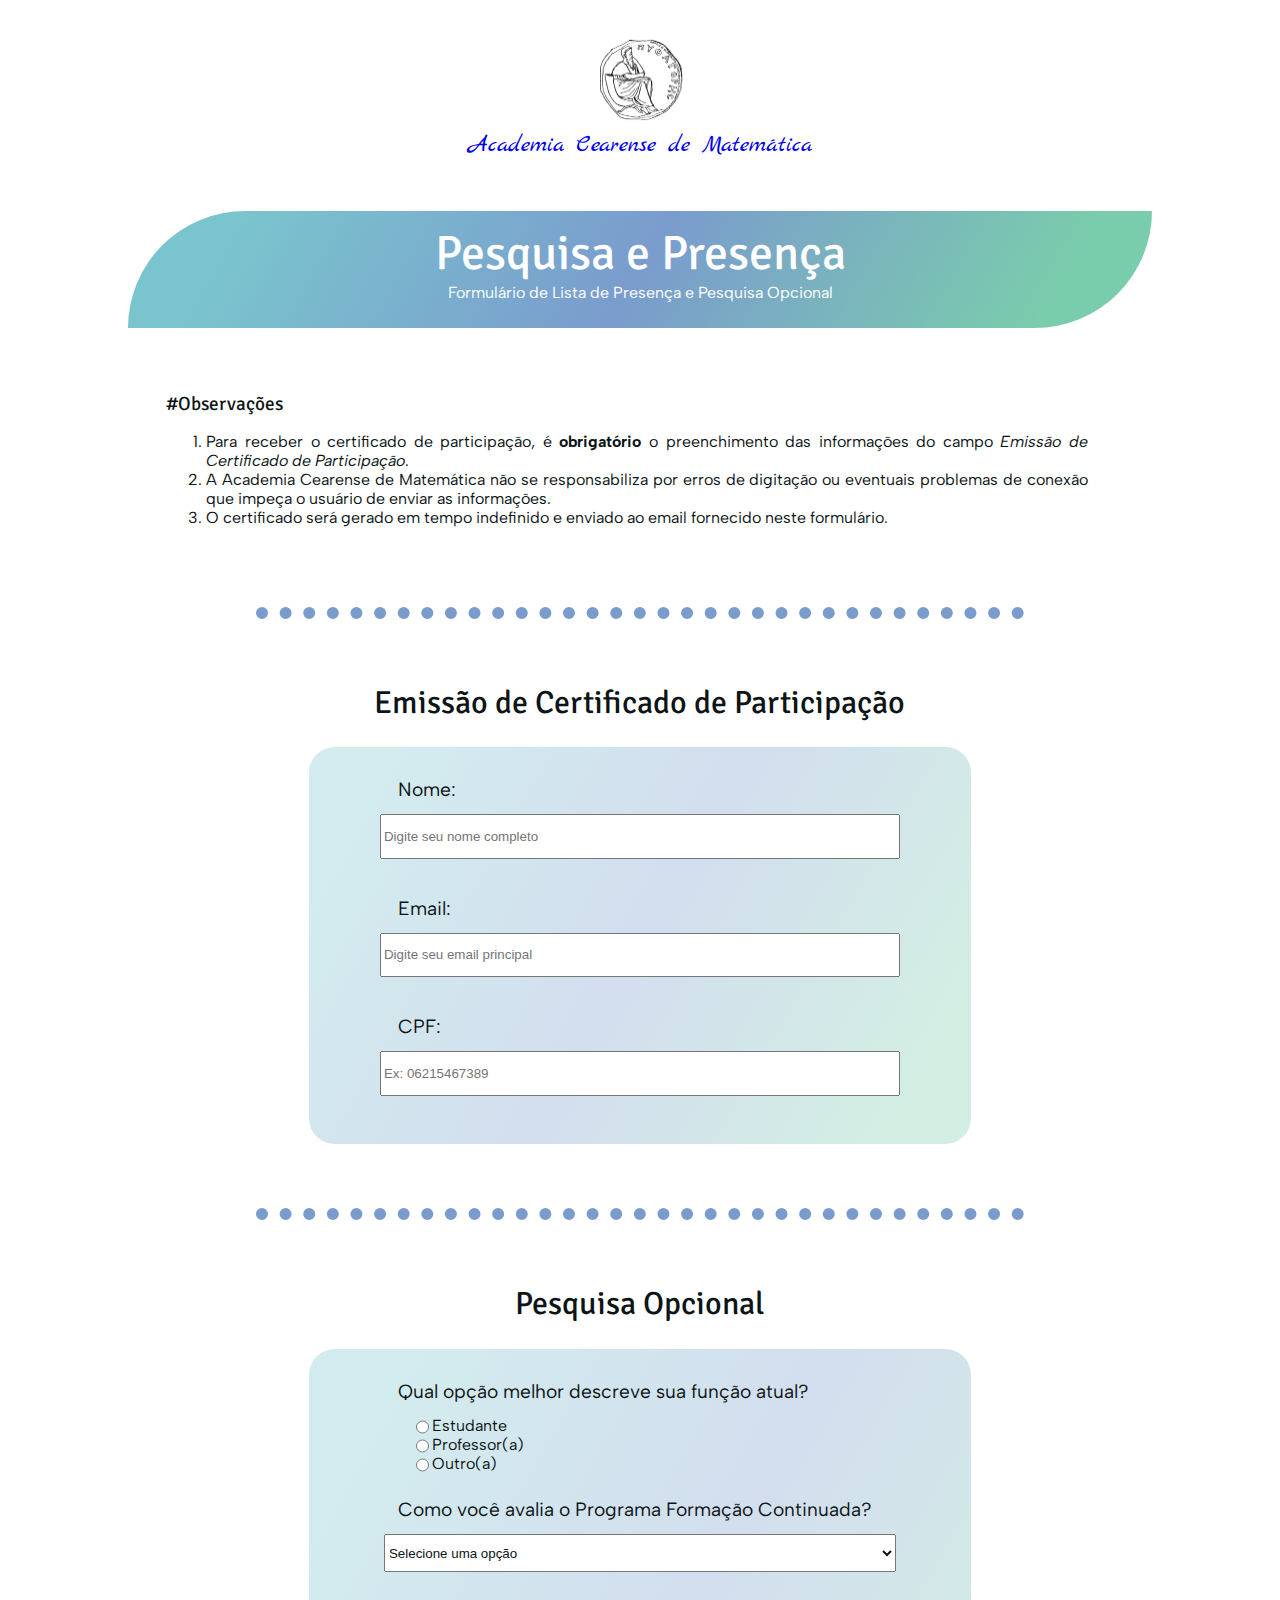
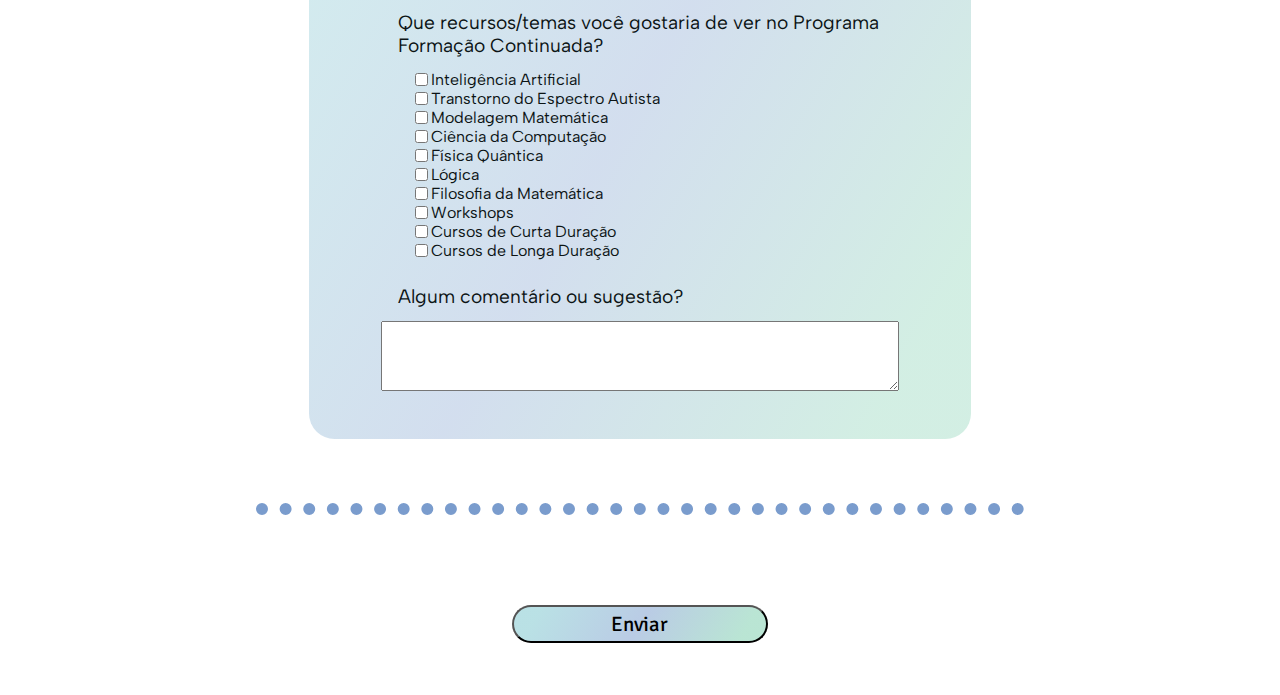
<file: projects/responsive-web-design/survey-form/page.html>
<!DOCTYPE html>
<html lang="pt-BR">
  <head>
    <meta charset="utf-8">
    <meta name="viewport" content="width=device-width, initial-scale=1.0">
    <title>Formulário de Pesquisa e Presença - ACM</title>
    <link rel="stylesheet" href="src/page.css">
  </head>
  <body>
    <div id="container">
      <header>
        <a href="https://acm-itea.org/" id="acm-link" target="_blank">
          <figure id="logo-div">
            <img src="src/img/pythagoras.png" id="logo" />
            <figcaption id="acm-text">Academia Cearense de Matemática</figcaption>
          </figure>
        </a>
      </header>
      <main>
        <div id="title-group">
          <h1 id="title">Pesquisa e Presença</h1>
          <p id="description">Formulário de Lista de Presença e Pesquisa Opcional</p>
        </div>
        <div id="sub-container">
          <section id="observations">
            <span>#Observações</span>
            <ul>
              <li>
                Para receber o certificado de participação, é <strong>obrigatório</strong>
                o preenchimento das informações do campo
                <em>Emissão de Certificado de Participação</em>.
              </li>
              <li>
                A Academia Cearense de Matemática não se responsabiliza por erros de digitação ou
                eventuais problemas de conexão que impeça o usuário de enviar as informações.
              </li>
              <li>
                O certificado será gerado em tempo indefinido e enviado ao email fornecido neste formulário.
              </li>
            </ul>
          </section>
          <div class="divider"></div>
          <form id="survey-form" action="#" target="_blank">
            <label for="required-data" class="field-label">
              Emissão de Certificado de Participação
            </label>
            <fieldset id="required-data" class="field">
              <div class="field-grouping">
                <label for="name" id="name-label"
                  class="subfield-label"
                >Nome:</label>
                <input type="text"
                  id="name"
                  name="name"
                  class="input-field"
                  placeholder="Digite seu nome completo" required />
              </div>
              <div class="field-grouping">
                <label for="email" id="email-label"
                  class="subfield-label"
                  >Email:</label>
                <input type="email"
                id="email"
                name="email"
                class="input-field"
                placeholder="Digite seu email principal" required />
              </div>
              <div class="field-grouping">
                <label for="nummber" id="number-label"
                  class="subfield-label"
                  >CPF:</label>
                <input type="number"
                  id="number"
                  name="number"
                  class="input-field"
                  min="0" max="99999999999"
                  placeholder="Ex: 06215467389" />
              </div>
            </fieldset>
            <div class="divider"></div>
            <label for="optional-data" class="field-label">
              Pesquisa Opcional
            </label>
            <fieldset id="optional-data"  class="field">
              <div class="field-grouping">
                <label for="occupation" id="occupation-label"
                  class="subfield-label"
                >
                  Qual opção melhor descreve sua função atual?
                </label>
                <div id="occupation" class="list-options">
                  <div class="option-grouping">
                    <input
                      type="radio"
                      name="occupation"
                      value="estudante"
                    /> Estudante
                  </div>
                  <div class="option-grouping">
                    <input
                      type="radio"
                      name="occupation"
                      value="professor"
                    /> Professor(a)
                  </div>
                  <div class="option-grouping">
                    <input
                      type="radio"
                      name="occupation"
                      value="other"
                    /> Outro(a)
                  </div>
                </div>
              </div>
              <div class="field-grouping">
                <label for="dropdown" id="dropdown-label"
                  class="subfield-label"
                >
                  Como você avalia o Programa Formação Continuada?
                </label>
                <select
                  id="dropdown"
                  name="dropdown"
                  class="input-field"
                   />
                  <option selected disabled value="0">Selecione uma opção</option>
                  <option value="1">Excelente</option>
                  <option value="2">Bom</option>
                  <option value="3">Neutro</option>
                  <option value="4">Ruim</option>
                  <option value="5">Péssimo</option>
                </select>
              </div>
              <div class="field-grouping">
                <label for="features" id="features-label"
                  class="subfield-label"
                >
                  Que recursos/temas você gostaria de ver no Programa Formação Continuada?
                </label>
                <div id="features"  class="list-options">
                  <div class="option-grouping">
                    <input
                      type="checkbox"
                      name="features"
                      value="ai"
                    /> Inteligência Artificial
                  </div>
                  <div class="option-grouping">
                    <input
                      type="checkbox"
                      name="features"
                      value="tea"
                    /> Transtorno do Espectro Autista
                  </div>
                  <div class="option-grouping">
                    <input
                      type="checkbox"
                      name="features"
                      value="modelagem"
                    /> Modelagem Matemática
                  </div>
                  <div class="option-grouping">
                    <input
                      type="checkbox"
                      name="features"
                      value="computacao"
                    /> Ciência da Computação
                  </div>
                  <div class="option-grouping">
                    <input
                      type="checkbox"
                      name="features"
                      value="quantum"
                    /> Física Quântica
                  </div>
                  <div class="option-grouping">
                    <input
                      type="checkbox"
                      name="features"
                      value="logica"
                    /> Lógica
                  </div>
                  <div class="option-grouping">
                    <input
                      type="checkbox"
                      name="features"
                      value="filosofia"
                    /> Filosofia da Matemática
                  </div>
                  <div class="option-grouping">
                    <input
                      type="checkbox"
                      name="features"
                      value="workshops"
                    /> Workshops
                  </div>
                  <div class="option-grouping">
                    <input
                      type="checkbox"
                      name="features"
                      value="cursos-curta"
                    /> Cursos de Curta Duração
                  </div>
                  <div class="option-grouping">
                    <input
                      type="checkbox"
                      name="features"
                      value="cursos-longa"
                    /> Cursos de Longa Duração
                  </div>
                </div>
              </div>
              <div class="field-grouping">
                <label for="comments" id="comments-label"
                  class="subfield-label">
                  Algum comentário ou sugestão?
                </label>
                <textarea
                  placeholder="Deixe aqui seus elogios ao palestrante, se desejar"
                  id="comments"
                  >
                </textarea>
              </div>
            </fieldset>
            <div class="divider"></div>
            <input type="submit" id="submit" value="Enviar" />
          </form>
        </div>
      </main>
    </div>
  </body>
</html>
</file>
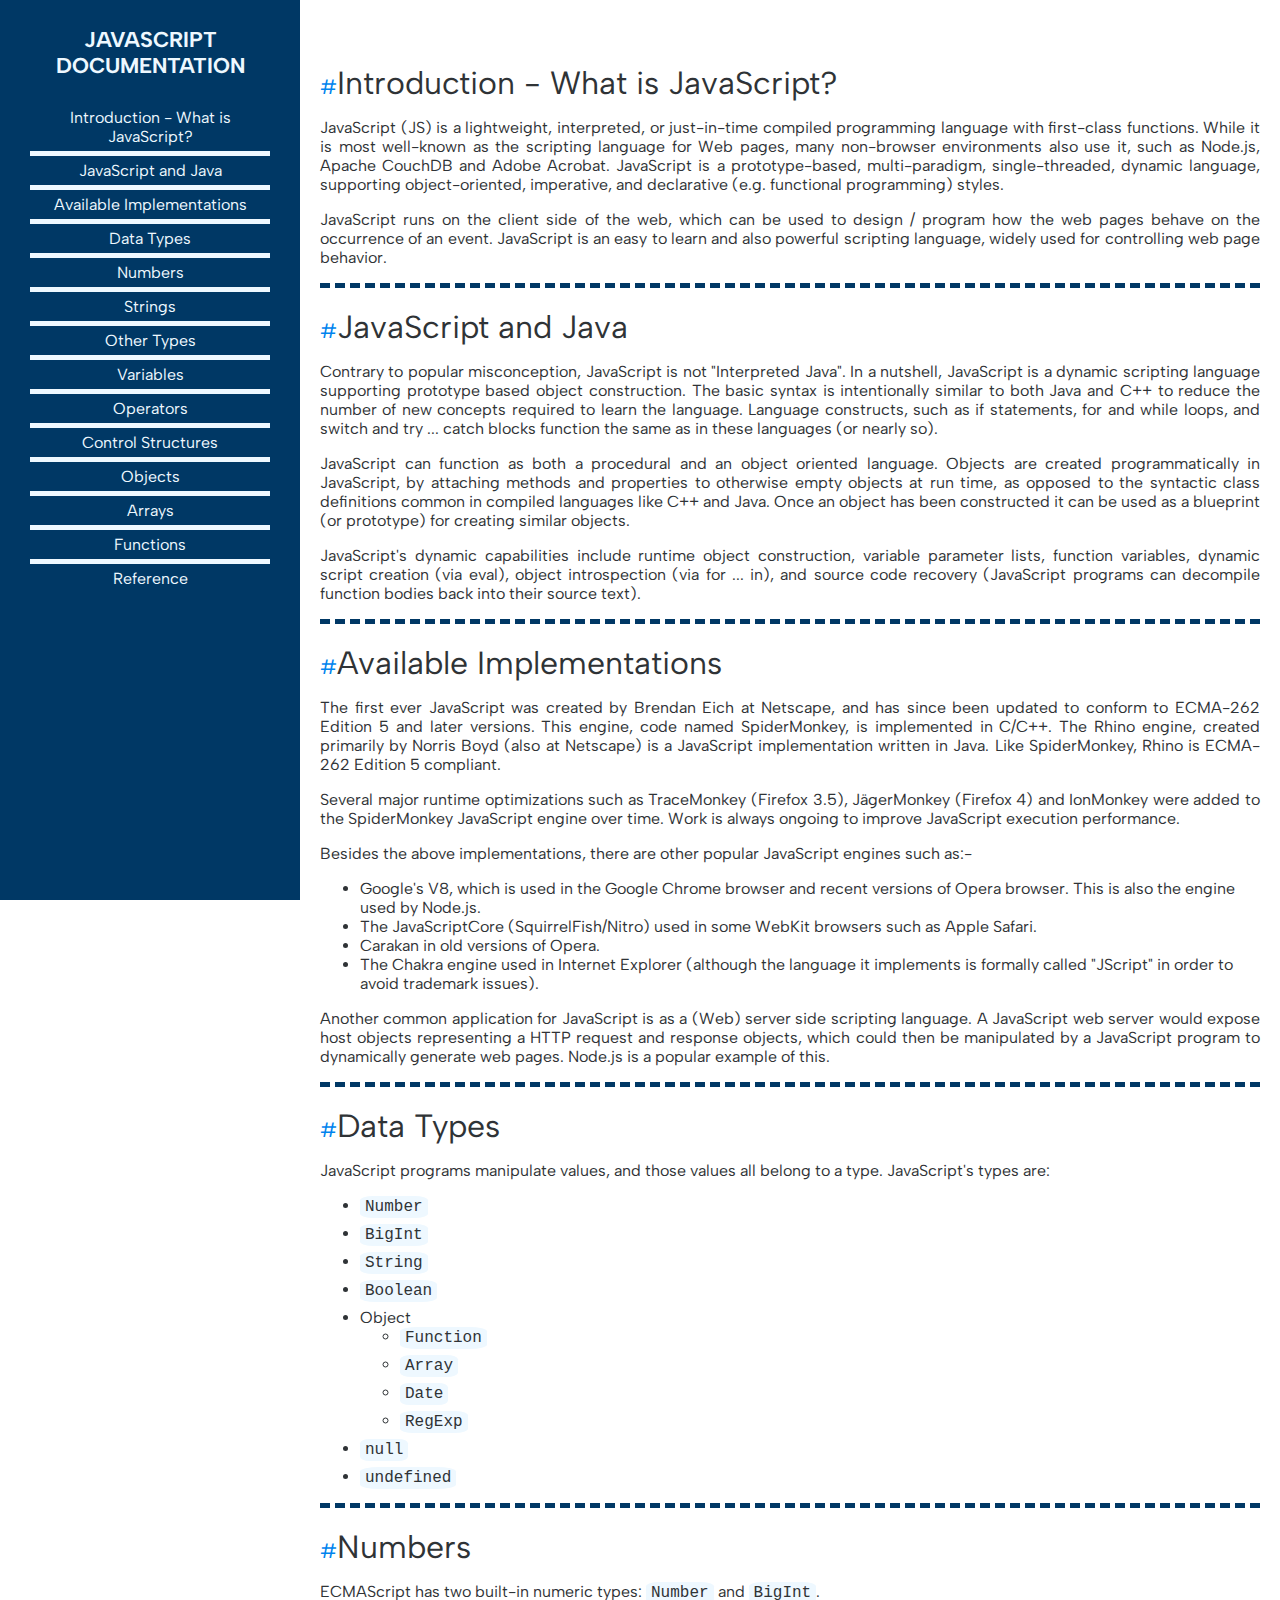
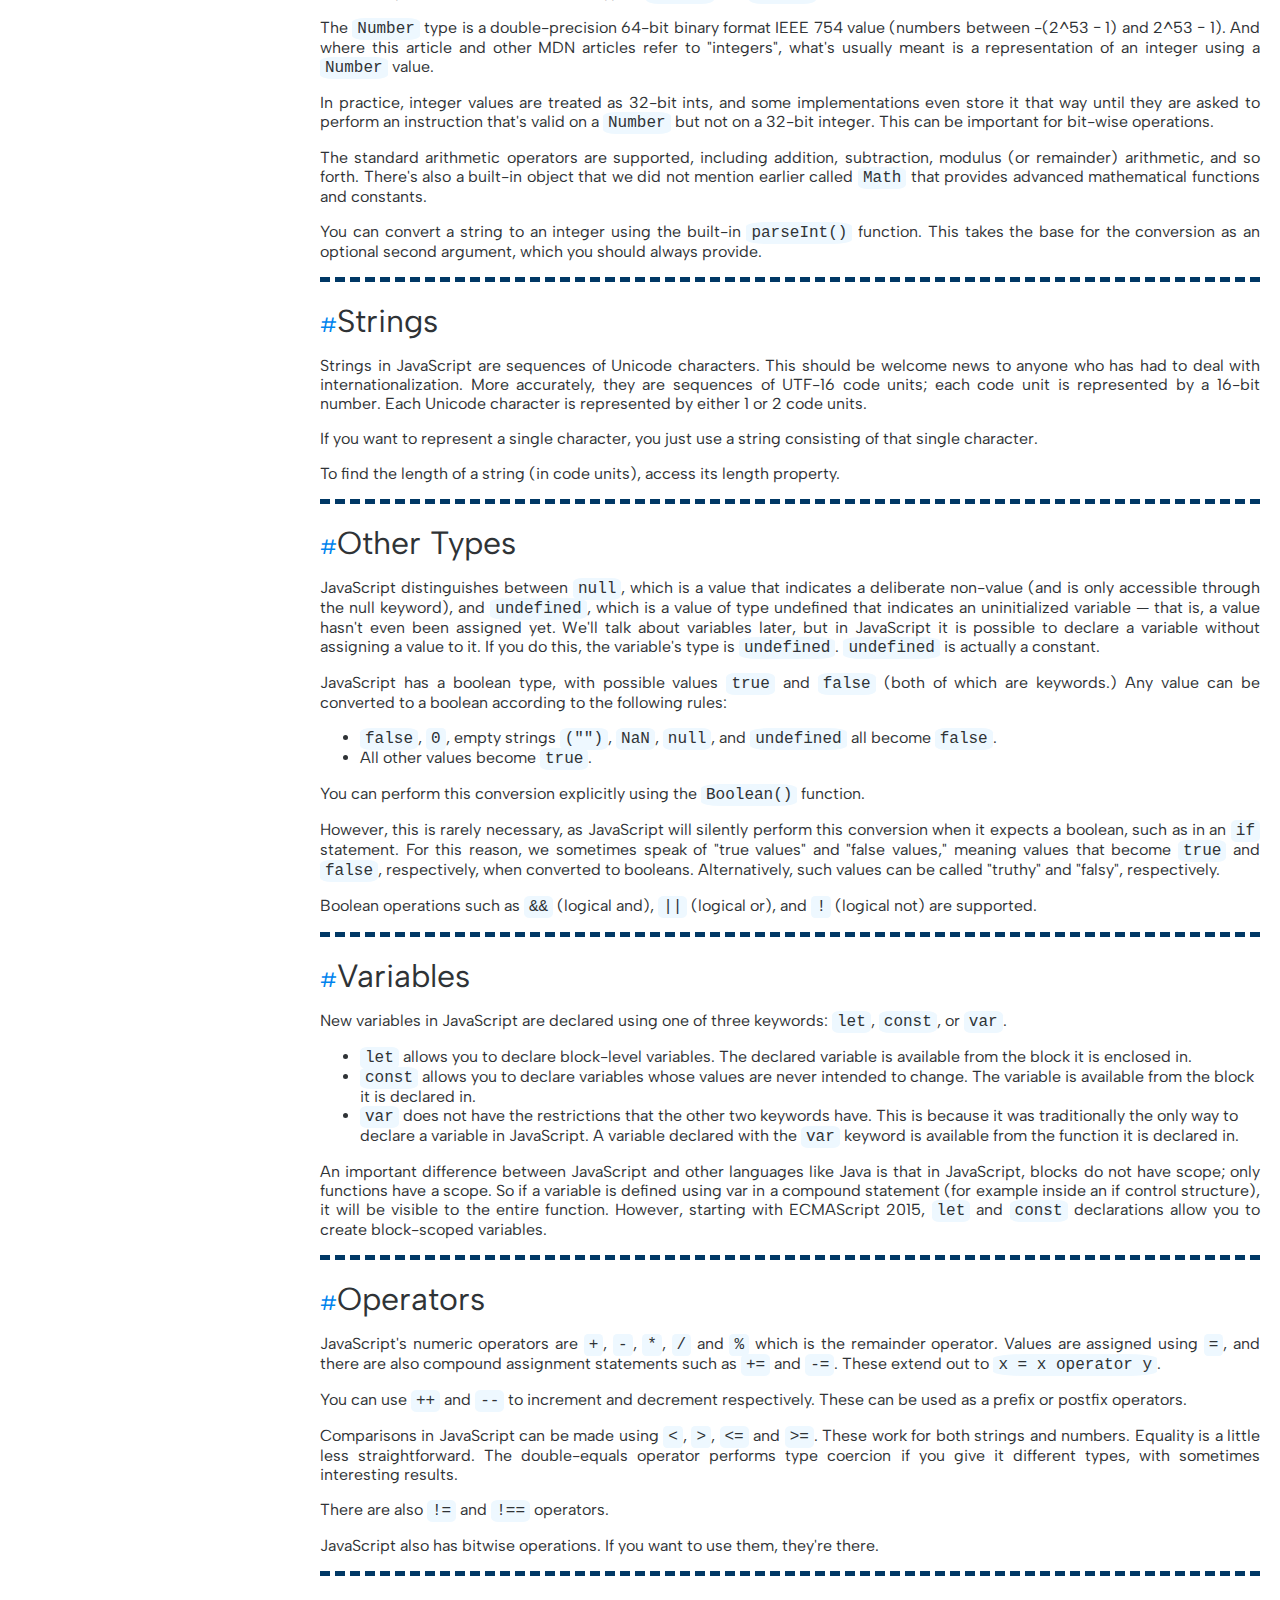
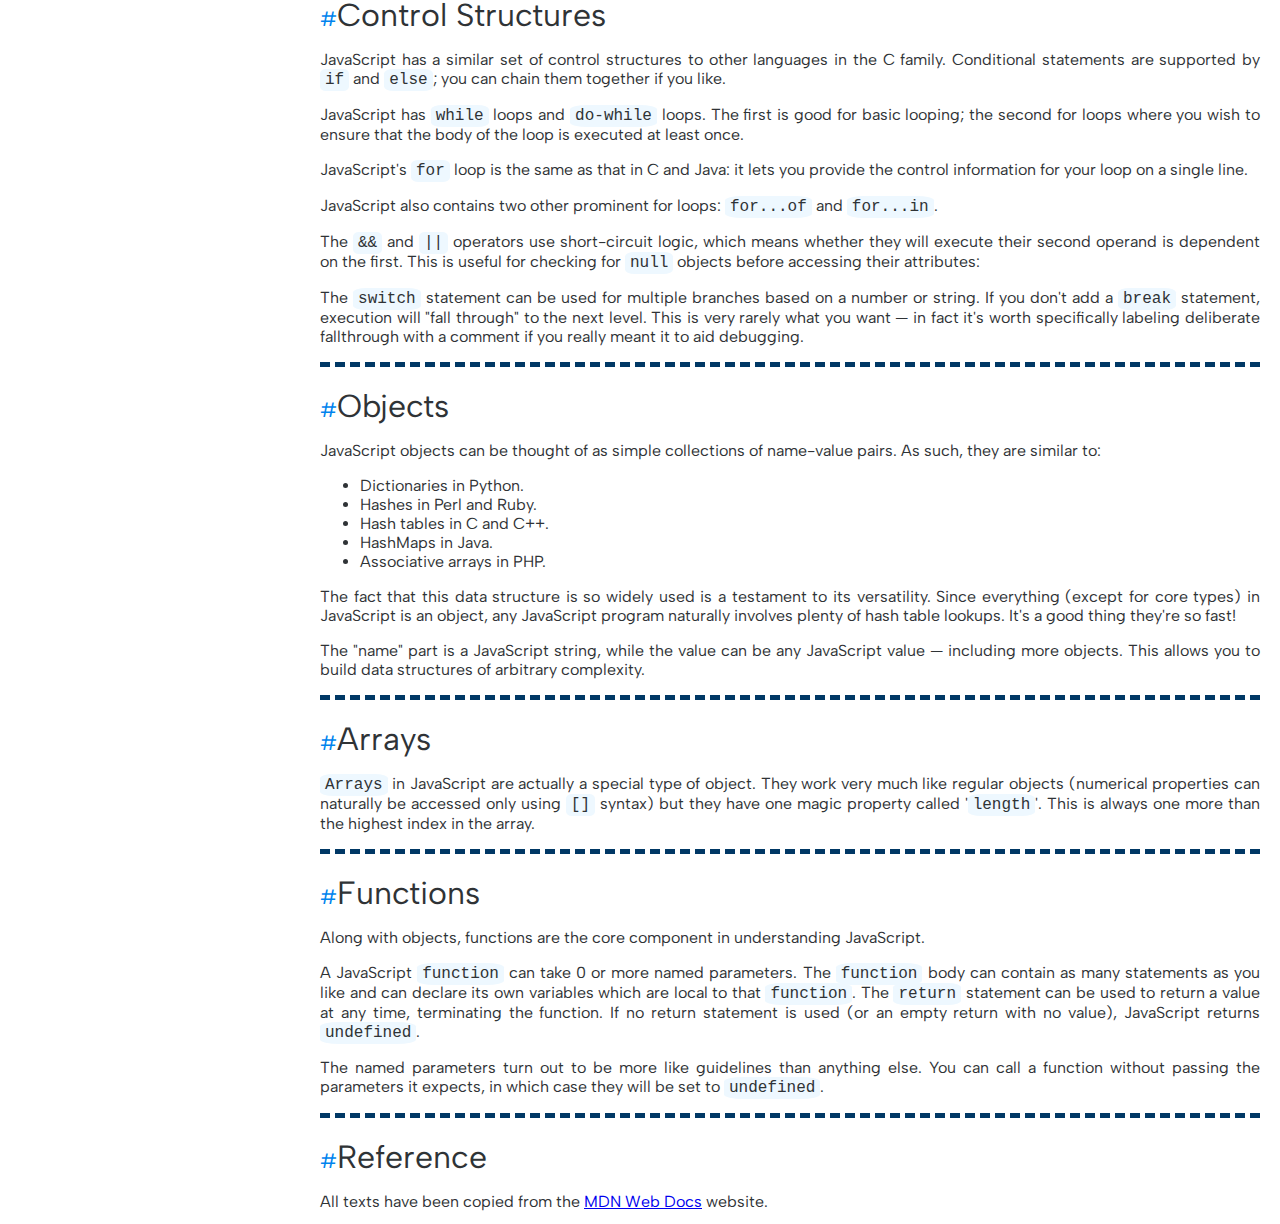
<file: projects/responsive-web-design/technical-documentation-page/page.html>
<!DOCTYPE html>
<html lang="en">
  <head>
    <meta charset="utf-8">
    <meta name="viewport" content="width=device-width, initial-scale=1.0">
    <title>JavaScript Technical Documentation</title>
    <link rel="stylesheet" href="src/page.css">
  </head>
  <body>
    <nav id="navbar">
      <header>JavaScript Documentation</header>
      <a class="nav-link" href="#Introduction_-_What_is_JavaScript?">Introduction - What is JavaScript?</a>
      <a class="nav-link" href="#JavaScript_and_Java">JavaScript and Java</a>
      <a class="nav-link" href="#Available_Implementations">Available Implementations</a>
      <a class="nav-link" href="#Data_Types">Data Types</a>
      <a class="nav-link" href="#Numbers">Numbers</a>
      <a class="nav-link" href="#Strings">Strings</a>
      <a class="nav-link" href="#Other_Types">Other Types</a>
      <a class="nav-link" href="#Variables">Variables</a>
      <a class="nav-link" href="#Operators">Operators</a>
      <a class="nav-link" href="#Control_Structures">Control Structures</a>
      <a class="nav-link" href="#Objects">Objects</a>
      <a class="nav-link" href="#Arrays">Arrays</a>
      <a class="nav-link" href="#Functions">Functions</a>
      <a class="nav-link" href="#Reference">Reference</a>
    </nav>
    <main id="main-doc">
      <section class="main-section" id="Introduction_-_What_is_JavaScript?">
        <header>Introduction - What is JavaScript?</header>
        <p>
          JavaScript (JS) is a lightweight, interpreted, or just-in-time compiled programming language with first-class functions.
          While it is most well-known as the scripting language for Web pages, many non-browser environments also use it, such as Node.js, Apache CouchDB and Adobe Acrobat. JavaScript is a prototype-based, multi-paradigm, single-threaded, dynamic language, supporting object-oriented, imperative, and declarative (e.g. functional programming) styles.
        </p>
        <p>
          JavaScript runs on the client side of the web, which can be used to design / program how the web pages behave on the occurrence of an event.
          JavaScript is an easy to learn and also powerful scripting language, widely used for controlling web page behavior.
        </p>
      </section>
      <section class="main-section" id="JavaScript_and_Java">
        <header>JavaScript and Java</header>
        <p>
          Contrary to popular misconception, JavaScript is not "Interpreted Java". In a nutshell, JavaScript is a dynamic scripting language supporting prototype based object construction.
          The basic syntax is intentionally similar to both Java and C++ to reduce the number of new concepts required to learn the language.
          Language constructs, such as if statements, for and while loops, and switch and try ... catch blocks function the same as in these languages (or nearly so).
        </p>
        <p>
          JavaScript can function as both a procedural and an object oriented language. Objects are created programmatically in JavaScript, by attaching methods and properties to otherwise empty objects at run time, as opposed to the syntactic class definitions common in compiled languages like C++ and Java.
          Once an object has been constructed it can be used as a blueprint (or prototype) for creating similar objects.
        </p>
        <p>
          JavaScript's dynamic capabilities include runtime object construction, variable parameter lists, function variables, dynamic script creation (via eval), object introspection (via for ... in), and source code recovery (JavaScript programs can decompile function bodies back into their source text).
        </p>
      </section>
      <section class="main-section" id="Available_Implementations">
        <header>Available Implementations</header>
        <p>
          The first ever JavaScript was created by Brendan Eich at Netscape, and has since been updated to conform to ECMA-262 Edition 5 and later versions.
          This engine, code named SpiderMonkey, is implemented in C/C++.
          The Rhino engine, created primarily by Norris Boyd (also at Netscape) is a JavaScript implementation written in Java.
          Like SpiderMonkey, Rhino is ECMA-262 Edition 5 compliant.
        </p>
        <p>
          Several major runtime optimizations such as TraceMonkey (Firefox 3.5), JägerMonkey (Firefox 4) and IonMonkey were added to the SpiderMonkey JavaScript engine over time.
          Work is always ongoing to improve JavaScript execution performance.
        </p>
        <p>
          Besides the above implementations, there are other popular JavaScript engines such as:-
          <ul>
            <li>Google's V8, which is used in the Google Chrome browser and recent versions of Opera browser. This is also the engine used by Node.js.</li>
            <li>The JavaScriptCore (SquirrelFish/Nitro) used in some WebKit browsers such as Apple Safari.</li>
            <li>Carakan in old versions of Opera.</li>
            <li>The Chakra engine used in Internet Explorer (although the language it implements is formally called "JScript" in order to avoid trademark issues).</li>
          </ul>
        </p>
        <p>
          Another common application for JavaScript is as a (Web) server side scripting language.
          A JavaScript web server would expose host objects representing a HTTP request and response objects, which could then be manipulated by a JavaScript program to dynamically generate web pages.
          Node.js is a popular example of this.
        </p>
      </section>
      <section class="main-section" id="Data_Types">
        <header>Data Types</header>
        <p>
          JavaScript programs manipulate values, and those values all belong to a type. JavaScript's types are:
          <ul>
            <li><code>Number</code></li>
            <li><code>BigInt</code></li>
            <li><code>String</code></li>
            <li><code>Boolean</code></li>
            <li>
              Object
              <ul>
                <li><code>Function</code></li>
                <li><code>Array</code></li>
                <li><code>Date</code></li>
                <li><code>RegExp</code></li>
              </ul>
            </li>
            <li><code>null</code></li>
            <li><code>undefined</code></li>
          </ul>
        </p>
      </section>
      <section class="main-section" id="Numbers">
        <header>Numbers</header>
        <p>
          ECMAScript has two built-in numeric types: <code>Number</code> and <code>BigInt</code>.
        </p>
        <p>
          The <code>Number</code> type is a double-precision 64-bit binary format IEEE 754 value (numbers between -(2^53 − 1) and 2^53 − 1).
          And where this article and other MDN articles refer to "integers", what's usually meant is a representation of an integer using a <code>Number</code> value.
        </p>
        <p>
          In practice, integer values are treated as 32-bit ints, and some implementations even store it that way until they are asked to perform an instruction that's valid on a <code>Number</code> but not on a 32-bit integer.
          This can be important for bit-wise operations.
        </p>
        <p>
          The standard arithmetic operators are supported, including addition, subtraction, modulus (or remainder) arithmetic, and so forth.
          There's also a built-in object that we did not mention earlier called <code>Math</code> that provides advanced mathematical functions and constants.
        </p>
        <p>
          You can convert a string to an integer using the built-in <code>parseInt()</code> function.
          This takes the base for the conversion as an optional second argument, which you should always provide.
        </p>
      </section>
      <section class="main-section" id="Strings">
        <header>Strings</header>
        <p>
          Strings in JavaScript are sequences of Unicode characters.
          This should be welcome news to anyone who has had to deal with internationalization.
          More accurately, they are sequences of UTF-16 code units; each code unit is represented by a 16-bit number.
          Each Unicode character is represented by either 1 or 2 code units.
        </p>
        <p>
          If you want to represent a single character, you just use a string consisting of that single character.
        </p>
        <p>
          To find the length of a string (in code units), access its length property.
        </p>
      </section>
      <section class="main-section" id="Other_Types">
        <header>Other Types</header>
        <p>
          JavaScript distinguishes between <code>null</code>, which is a value that indicates a deliberate non-value (and is only accessible through the null keyword), and <code>undefined</code>, which is a value of type undefined that indicates an uninitialized variable
           — that is, a value hasn't even been assigned yet. We'll talk about variables later, but in JavaScript it is possible to declare a variable without assigning a value to it. If you do this, the variable's type is <code>undefined</code>. <code>undefined</code> is actually a constant.
        </p>
        <p>
          JavaScript has a boolean type, with possible values <code>true</code> and <code>false</code> (both of which are keywords.) Any value can be converted to a boolean according to the following rules:
          <ul>
            <li><code>false</code>, <code>0</code>, empty strings <code>("")</code>, <code>NaN</code>, <code>null</code>, and <code>undefined</code> all become <code>false</code>.</li>
            <li>All other values become <code>true</code>.</li>
          </ul>
        </p>
        <p>
          You can perform this conversion explicitly using the <code>Boolean()</code> function.
        </p>
        <p>
          However, this is rarely necessary, as JavaScript will silently perform this conversion when it expects a boolean, such as in an <code>if</code> statement.
          For this reason, we sometimes speak of "true values" and "false values," meaning values that become <code>true</code> and <code>false</code>, respectively, when converted to booleans.
          Alternatively, such values can be called "truthy" and "falsy", respectively.
        </p>
        <p>
          Boolean operations such as <code>&&</code> (logical and), <code>||</code> (logical or), and <code>!</code> (logical not) are supported.
        </p>
      </section>
      <section class="main-section" id="Variables">
        <header>Variables</header>
        <p>
          New variables in JavaScript are declared using one of three keywords: <code>let</code>, <code>const</code>, or <code>var</code>.
        </p>
        <p>
          <ul>
            <li><code>let</code> allows you to declare block-level variables. The declared variable is available from the block it is enclosed in.</li>
            <li><code>const</code> allows you to declare variables whose values are never intended to change. The variable is available from the block it is declared in.</li>
            <li>
              <code>var</code> does not have the restrictions that the other two keywords have. This is because it was traditionally the only way to declare a variable in JavaScript.
              A variable declared with the <code>var</code> keyword is available from the function it is declared in.
            </li>
          </ul>
        </p>
        <p>
          An important difference between JavaScript and other languages like Java is that in JavaScript, blocks do not have scope; only functions have a scope.
          So if a variable is defined using var in a compound statement (for example inside an if control structure), it will be visible to the entire function.
          However, starting with ECMAScript 2015, <code>let</code> and <code>const</code> declarations allow you to create block-scoped variables.
        </p>
      </section>
      <section class="main-section" id="Operators">
        <header>Operators</header>
        <p>
          JavaScript's numeric operators are <code>+</code>, <code>-</code>, <code>*</code>, <code>/</code> and <code>%</code> which is the remainder operator.
          Values are assigned using <code>=</code>, and there are also compound assignment statements such as <code>+=</code> and <code>-=</code>.
          These extend out to <code>x = x operator y</code>.
        </p>
        <p>
          You can use <code>++</code> and <code>--</code> to increment and decrement respectively. These can be used as a prefix or postfix operators.
        </p>
        <p>
          Comparisons in JavaScript can be made using <code><</code>, <code>></code>, <code><=</code> and <code>>=</code>.
          These work for both strings and numbers.
          Equality is a little less straightforward.
          The double-equals operator performs type coercion if you give it different types, with sometimes interesting results.
        </p>
        <p>
          There are also <code>!=</code> and <code>!==</code> operators.
        </p>
        <p>
          JavaScript also has bitwise operations. If you want to use them, they're there.
        </p>
      </section>
      <section class="main-section" id="Control_Structures">
        <header>Control Structures</header>
        <p>
          JavaScript has a similar set of control structures to other languages in the C family.
          Conditional statements are supported by <code>if</code> and <code>else</code>; you can chain them together if you like.
        </p>
        <p>
          JavaScript has <code>while</code> loops and <code>do-while</code> loops.
          The first is good for basic looping; the second for loops where you wish to ensure that the body of the loop is executed at least once.
        </p>
        <p>
          JavaScript's <code>for</code> loop is the same as that in C and Java: it lets you provide the control information for your loop on a single line.
        </p>
        <p>
          JavaScript also contains two other prominent for loops: <code>for...of</code> and <code>for...in</code>.
        </p>
        <p>
          The <code>&&</code> and <code>||</code> operators use short-circuit logic, which means whether they will execute their second operand is dependent on the first.
          This is useful for checking for <code>null</code> objects before accessing their attributes:
        </p>
        <p>
          The <code>switch</code> statement can be used for multiple branches based on a number or string.
          If you don't add a <code>break</code> statement, execution will "fall through" to the next level.
          This is very rarely what you want — in fact it's worth specifically labeling deliberate fallthrough with a comment if you really meant it to aid debugging.
        </p>
      </section>
      <section class="main-section" id="Objects">
        <header>Objects</header>
        <p>
          JavaScript objects can be thought of as simple collections of name-value pairs. As such, they are similar to:
          <ul>
            <li>Dictionaries in Python.</li>
            <li>Hashes in Perl and Ruby.</li>
            <li>Hash tables in C and C++.</li>
            <li>HashMaps in Java.</li>
            <li>Associative arrays in PHP.</li>
          </ul>
        </p>
        <p>
          The fact that this data structure is so widely used is a testament to its versatility.
          Since everything (except for core types) in JavaScript is an object, any JavaScript program naturally involves plenty of hash table lookups.
          It's a good thing they're so fast!
        </p>
        <p>
          The "name" part is a JavaScript string, while the value can be any JavaScript value — including more objects. This allows you to build data structures of arbitrary complexity.
        </p>
      </section>
      <section class="main-section" id="Arrays">
        <header>Arrays</header>
        <p>
          <code>Arrays</code> in JavaScript are actually a special type of object.
          They work very much like regular objects (numerical properties can naturally be accessed only using <code>[]</code> syntax) but they have one magic property called '<code>length</code>'.
          This is always one more than the highest index in the array.
        </p>
      </section>
      <section class="main-section" id="Functions">
        <header>Functions</header>
        <p>
          Along with objects, functions are the core component in understanding JavaScript.
        </p>
        <p>
          A JavaScript <code>function</code> can take 0 or more named parameters.
           The <code>function</code> body can contain as many statements as you like and can declare its own variables which are local to that <code>function</code>.
           The <code>return</code> statement can be used to return a value at any time, terminating the function.
           If no return statement is used (or an empty return with no value), JavaScript returns <code>undefined</code>.
        </p>
        <p>
          The named parameters turn out to be more like guidelines than anything else.
          You can call a function without passing the parameters it expects, in which case they will be set to <code>undefined</code>.
        </p>
      </section>
      <section class="main-section" id="Reference">
        <header>Reference</header>
        <p>
          All texts have been copied from the <a href="https://developer.mozilla.org/en-US/" target="_blank">MDN Web Docs</a> website.
        </p>
      </section>
    </main>
  </body>
</html>
</file>
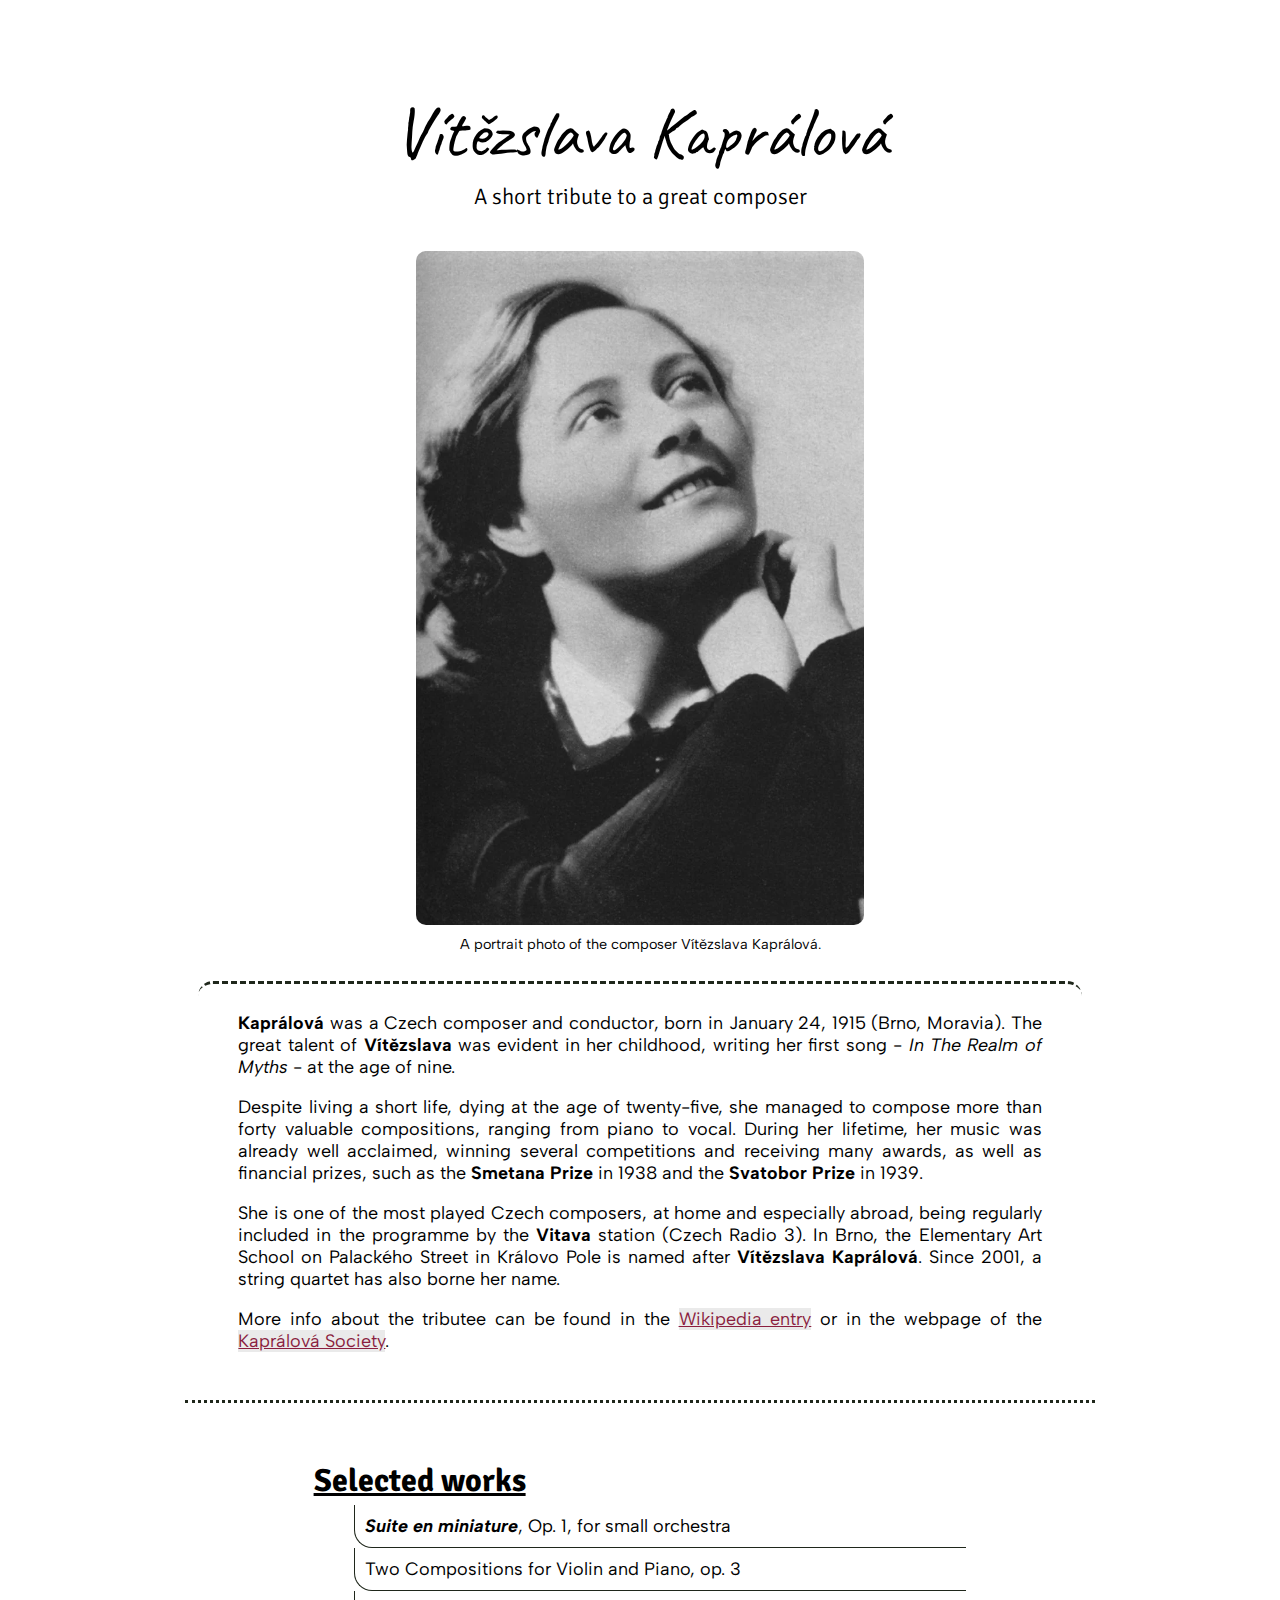
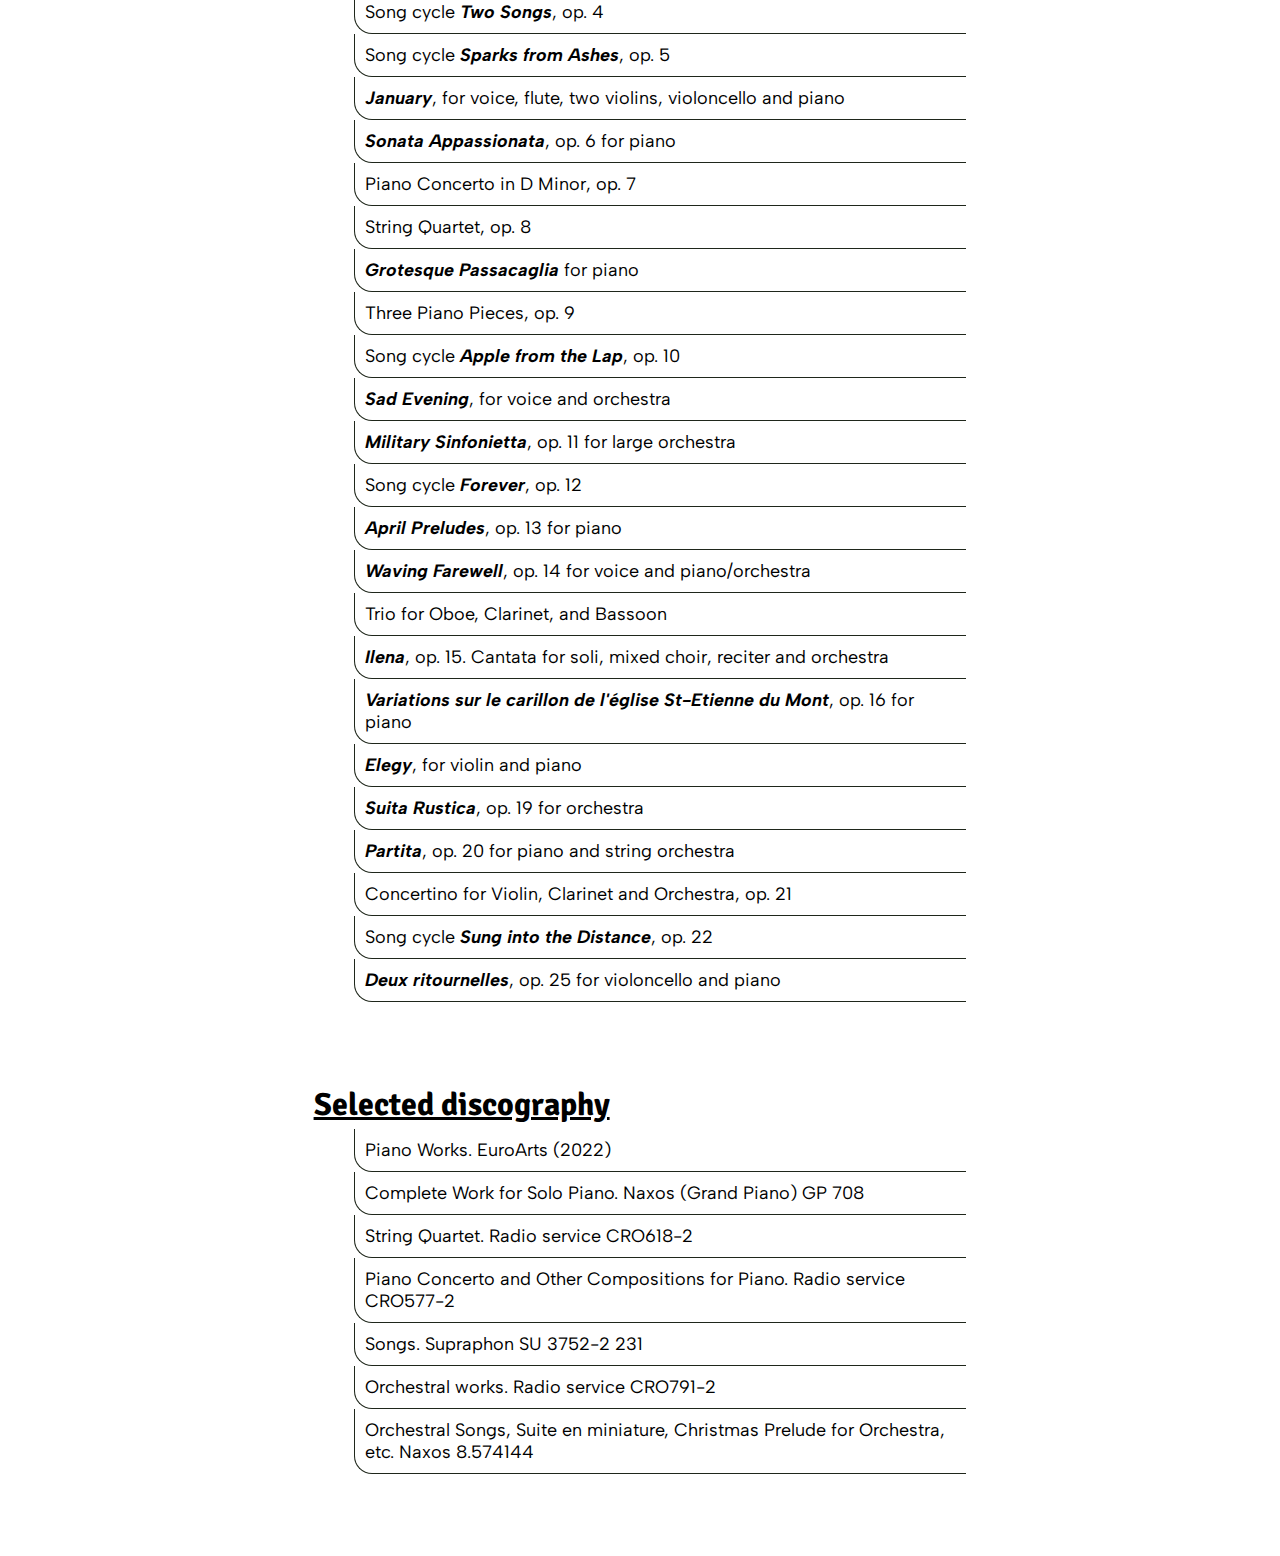
<file: projects/responsive-web-design/viteszslava-kapralova-tribute/page.html>
<!DOCTYPE html>
<html lang="en">
  <head>
    <meta charset="utf-8">
    <meta name="viewport" content="width=device-width, initial-scale=1.0">
    <title>Vítězslava Kaprálová Tribute Page</title>
    <link rel="stylesheet" href="src/page.css">
  </head>
  <body>
    <main id="main">
      <h1 id="title">Vítězslava Kaprálová</h1>
      <p id="subtitle">A short tribute to a great composer</p>
      <figure id="img-div">
        <img src="src\img\Kapralova.jpg"
          id="image"
          alt="A portrait photo of Vítězslava Kaprálová taken in 1935" />
        <figcaption id="img-caption">
          A portrait photo of the composer Vítězslava Kaprálová.
        </figcaption>
      </figure>
      <section id="tribute-info">
        <div class="info">
          <p class="text">
            <strong>Kaprálová</strong> was a Czech composer and conductor, born in January 24, 1915 (Brno, Moravia).
            The great talent of <strong>Vítězslava</strong> was evident in her childhood, writing her first song
            - <em>In The Realm of Myths</em> - at the age of nine.
          </p>
          <p class="text">
            Despite living a short life, dying at the age of twenty-five, she managed to compose more than
            forty valuable compositions, ranging from piano to vocal.
            During her lifetime, her music was already well acclaimed, winning several competitions and
            receiving many awards, as well as financial prizes, such as the <strong>Smetana Prize</strong> in 1938 and the
            <strong>Svatobor Prize</strong> in 1939.
          </p>
          <p class="text">
            She is one of the most played Czech composers, at home and especially abroad, being
            regularly included in the programme by the <strong>Vitava</strong> station (Czech Radio 3).
            In Brno, the Elementary Art School on Palackého Street in Královo Pole is named after <strong>Vítězslava Kaprálová</strong>.
            Since 2001, a string quartet has also borne her name.

          <p class="text">
            More info about the tributee can be found in the
            <a
              id="tribute-link"
              class="tribute-link"
              href="https://cs.wikipedia.org/wiki/V%C3%ADt%C4%9Bzslava_Kapr%C3%A1lov%C3%A1"
              target="_blank">Wikipedia entry</a>
            or in the webpage of the
            <a
              class="tribute-link"
              href="http://www.kapralova.org/"
              target="_blank">Kaprálová Society</a>.
          </p>
        </div>
        <div class="divider"></div>
        <div id="works" class="selections">
          <h2 class="selection-title">Selected works</h2>
          <ul>
            <li><em>Suite en miniature</em>, Op. 1, for small orchestra</li>
            <li>Two Compositions for Violin and Piano, op. 3</li>
            <li>Song cycle <em>Two Songs</em>, op. 4</li>
            <li>Song cycle <em>Sparks from Ashes</em>, op. 5</li>
            <li><em>January</em>, for voice, flute, two violins, violoncello and piano</li>
            <li><em>Sonata Appassionata</em>, op. 6 for piano</li>
            <li>Piano Concerto in D Minor, op. 7</li>
            <li>String Quartet, op. 8</li>
            <li><em>Grotesque Passacaglia</em> for piano</li>
            <li>Three Piano Pieces, op. 9</li>
            <li>Song cycle <em>Apple from the Lap</em>, op. 10</li>
            <li><em>Sad Evening</em>, for voice and orchestra</li>
            <li><em>Military Sinfonietta</em>, op. 11 for large orchestra</li>
            <li>Song cycle <em>Forever</em>, op. 12</li>
            <li><em>April Preludes</em>, op. 13 for piano</li>
            <li><em>Waving Farewell</em>, op. 14 for voice and piano/orchestra</li>
            <li>Trio for Oboe, Clarinet, and Bassoon</li>
            <li><em>Ilena</em>, op. 15. Cantata for soli, mixed choir, reciter and orchestra</li>
            <li><em>Variations sur le carillon de l'église St-Etienne du Mont</em>, op. 16 for piano</li>
            <li><em>Elegy</em>, for violin and piano</li>
            <li><em>Suita Rustica</em>, op. 19 for orchestra</li>
            <li><em>Partita</em>, op. 20 for piano and string orchestra</li>
            <li>Concertino for Violin, Clarinet and Orchestra, op. 21</li>
            <li>Song cycle <em>Sung into the Distance</em>, op. 22</li>
            <li><em>Deux ritournelles</em>, op. 25 for violoncello and piano</li>
          </ul>
        </div>
        <div id="discography" class="selections">
          <h2 class="selection-title">Selected discography</h2>
          <ul>
            <li>Piano Works. EuroArts (2022)</li>
            <li>Complete Work for Solo Piano. Naxos (Grand Piano) GP 708</li>
            <li>String Quartet. Radio service CRO618-2</li>
            <li>Piano Concerto and Other Compositions for Piano. Radio service CRO577-2</li>
            <li>Songs. Supraphon SU 3752-2 231</li>
            <li>Orchestral works. Radio service CRO791-2</li>
            <li>Orchestral Songs, Suite en miniature, Christmas Prelude for Orchestra, etc. Naxos 8.574144</li>
          </ul>
        </div>
      </section>
    </main>
  </body>
</html>
</file>
<file: projects/responsive-web-design/survey-form/src/page.css>
@import url('https://fonts.googleapis.com/css2?family=Marck+Script&display=swap');
@import url('https://fonts.googleapis.com/css2?family=Signika:wght@300;400&display=swap');
@import url('https://fonts.googleapis.com/css2?family=Albert+Sans:ital,wght@0,400;0,700;1,400&display=swap');

body {
  font-family: 'Albert Sans', sans-serif;
  font-weight: 400;
  font-size: 1rem;
  margin: 0;
  top: 0;
  left: 0;
  height: 100%;
  width: 100%;
  background-color: #ffffff;
  color: #0C1415;
}

#container {
  width: 80vw;
  margin: 0 auto;
}

#sub-container{
  width: auto;
  display: flex;
  flex-direction: column;
  align-items: center;
}

header {
  width: 100%;
  height: auto;
  display: flex;
  flex-flow: column;
  align-items: center;
}

#logo-div {
  width: 40vw;
  display: flex;
  flex-direction: column;
  align-items: center;
  margin: 2vw auto;
}

#logo {
  width: 100px;
  height: auto;
}

#acm-text {
  font-family: 'Marck Script', cursive;
  font-size: 1.5rem;
  text-align: center;
}

#acm-link {
  text-decoration: none;
}

#acm-link:hover {
  cursor: pointer;
}

#acm-link:active {
  color: #0C1415;
}

#acm-link:visited {
  color: #0C1415;
}

main {
  display: flex;
  margin: 2vw auto;
  width: 100%;
  flex-direction: column;
  align-items: center;
  border-bottom-left-radius: 2vw;
}

#title-group {
  display: inherit;
  flex-direction: column;
  align-items: center;
  width: 100%;
  background: linear-gradient(120deg, #7AC5CD 10%, #7A9CCD 50%, #7ACDAC 90% );
  color: #fff;

  border-bottom-right-radius: 10vw;
  border-top-left-radius: 10vw;
}

#title {
  font-family: 'Signika', sans-serif;
  font-weight: 400;
  font-size: 3rem;
  text-align: center;
  margin-top: 1vw;
  margin-bottom: 0;
}

#description {
  margin-top: 0;
  margin-bottom: 2vw;
  text-align: center;
}

#observations {
  width: auto;
  max-width: 79vw;
  padding: 5vw 5vw 0 3vw;
}

#observations span {
  font-family: 'Signika', sans-serif;
  font-weight: 400;
  font-size: 1.2rem;
  text-align: center;
}

#observations ul li {
  list-style: decimal;
  text-align: justify;
}

#survey-form {
  width: auto;
  max-width: 80vw;
  display: flex;
  flex-direction: column;
  align-items: center;
}

.field-label {
  font-size: 2rem;
  color: #0C1415;
  border-radius: 5%;
  font-family: 'Signika', sans-serif;
  text-align: center;
  margin-bottom: 2vw;
}

.field {
  border: none;
  background: linear-gradient(120deg, #7AC5CD55 10%, #7A9CCD55 50%, #7ACDAC55 90% );
  border-radius: 2vw;
  width: 80%;
}

.field:hover, .field:active {
  box-shadow: 10px 10px 20px 1px #000;
  background: linear-gradient(120deg, #7AC5CD85 10%, #7A9CCD85 50%, #7ACDAC85 90% );
}

.field-grouping {
  display: flex;
  flex-direction: column;
  margin: 2vw 0;
  align-items: flex-start;
}

.subfield-label {
  margin-left: 6vw;
  color: #0C1415;
  font-size: 1.2rem;
}

.input-field {
  width: 40vw;
  height: 3vw;
  color: #0C1415;
  margin: 1vw auto;
}

.input-field:focus, .input-field:active {
  border: none;
  box-shadow: 1px 1px 2px 1px #000;
}

.list-options {
  display: flex;
  flex-direction: column;
  align-items: flex-start;
  margin-left: 7vw;
  margin-top: 1vw;
}

.option-grouping {
  display: flex;
  flex-direction: row;
}

#comments {
  width: 40vw;
  height: 5vw;
  margin: 1vw auto;
}

.divider {
  width: 60vw;
  margin: 5vw auto;
  border-bottom: 1vw dotted #7A9CCD;
}

#submit {
  margin: 2vw auto;
  width: 20vw;
  height: 3vw;
  border-radius: 4vw;
  font-family: 'Signika', sans-serif;
  font-size: 1.3rem;
  background: linear-gradient(120deg, #7AC5CD85 10%, #7A9CCD85 50%, #7ACDAC85 90% )
}

#submit:hover {
  background: #fff;
  box-shadow: 1px 1px 2px 1px #000;
}
</file>
<file: projects/responsive-web-design/technical-documentation-page/src/page.css>
@import url('https://fonts.googleapis.com/css2?family=Albert+Sans:ital,wght@0,400;0,700;1,400&display=swap');
@import url('https://fonts.googleapis.com/css2?family=Signika:wght@300;400&display=swap');

body {
  width: 100%;
  height: 100%;
  margin: 0;
  padding: 0;
  font-family: 'Albert Sans', sans-serif;
  background-color: #fff;
}

/* mobile devices */
@media (max-width: 768px) {
  body{
    font-size: 1.2rem;
  }

  #navbar {
    top: 0 !important;
    width: 100% !important;
    height: 40vw !important;
    padding: 3vw 0 !important;
  }

  #main-doc {
    margin: 5vw !important;
    height: auto !important;
    width: auto !important;
  }
}

/* laptop devices */
@media (min-width: 768px) {
  body{
    font-size: 1rem;
  }

  #navbar {
    position: fixed !important;
    top: 0 !important;
    left: 0 !important;
    width: 300px !important;
    height: 100% !important;
  }

  #main-doc {
    margin: 5vw 20px 5vw 320px !important;
    height: auto !important;
    width: auto !important;
  }
}

#navbar {
  background-color: #003865;
  display: flex;
  flex-direction: column;
  align-items: center;
  overflow: scroll;
  scroll-behavior: smooth;
}

#navbar header {
  margin: 2vw 0;
  color: #eef8ff;
  text-align: center;
  font-size: 1.35rem;
  font-weight: bold;
  text-transform: uppercase;
}

.nav-link {
  color: #eef8ff;
  margin: 0;
  padding: 5px 0;
  text-align: center;
  width: 80%;
  text-decoration: none;
}

.nav-link:not(:last-child) {
    border-bottom: 5px solid #eef8ff;
}

#main-doc {
  background-color: #fff;
  color: #2f3336;
}

/* margin and border for sections */
.main-section:not(:last-child) {
  border-bottom: 5px dashed #003865;
  margin-bottom: 20px;
}

.main-section header {
  font-size: 2rem;
}

.main-section header::before {
  content: '#';
  color: #0084ee;
  font-size: 1.3rem;
  vertical-align: middle;
}

.main-section p {
  text-align: justify;
}

.main-section code {
  width: auto;
  height: auto;
  padding: 2px 5px;
  background-color: #eef8ff;
  border-radius: 20%;
}

/* putting some space at the bottom of each li on Data Types section */
#Data_Types li:not(:last-of-type) {
  margin-bottom: 8px;
}
</file>
<file: projects/responsive-web-design/viteszslava-kapralova-tribute/src/page.css>
@import url('https://fonts.googleapis.com/css2?family=Caveat&display=swap');
@import url('https://fonts.googleapis.com/css2?family=Signika:wght@300;400&display=swap');
@import url('https://fonts.googleapis.com/css2?family=Albert+Sans:ital,wght@0,400;0,700;1,400&display=swap');

body {
  font-family: 'Albert Sans', sans-serif;
  font-size: 18px;
  color: black;
}

#main {
  margin: 3vw auto;
  width: 80%;
  display: flex;
  flex-flow: column;
  align-items: center;
  border-radius: 8px;
}

#title {
  font-family: 'Caveat', cursive;
  font-weight: 400;
  font-size: 4.5rem;
  margin-bottom: 0;
  justify-content: center;
}

#subtitle {
  font-family: 'Signika', sans-serif;
  font-weight: 300;
  font-size: 1.4rem;
  margin-top: 5px;
}

#img-div {
  width: 35vw;
  height: auto;
  text-align: center;
}

#image {
  max-width: 100%;
  height: auto;
  display: block;
  border-radius: 10px;
}

#img-caption {
  padding: 10px;
  font-size: .9rem;
}

.info {
  margin: auto 5vw;
  padding: 10px 40px;
  border-top: 3px dashed #1f271b;
  border-radius: 15px;
}

.text {
  text-align: justify;
}

.info a {
  color: #8b1e3f;
  background-color: #eaeaea;
}

.info a:hover {
  color: #fff;
  background-color: #000;
}

.selections {
  margin: 1vw 10vw;
  padding: 1vw 4vw;
}

.selections em {
  font-weight: bold;
}

.selections li {
  list-style: none;
  padding: 10px;
  border-left: 1px solid #1f271b;
  border-bottom: 1px solid #1f271b;
  border-bottom-left-radius: 18px;
}

.selections li:first-child {
  margin-top: 0;
}

.selection-title {
  font-family: 'Signika', sans-serif;
  font-size: 2rem;
  margin-bottom: -1vw;
  text-decoration: underline;
}

.divider {
  margin: 1.5vw auto;
  padding: auto;
  width: 90%;
  height: auto;
  border-top: 3px dotted #1f271b;
}
</file>
